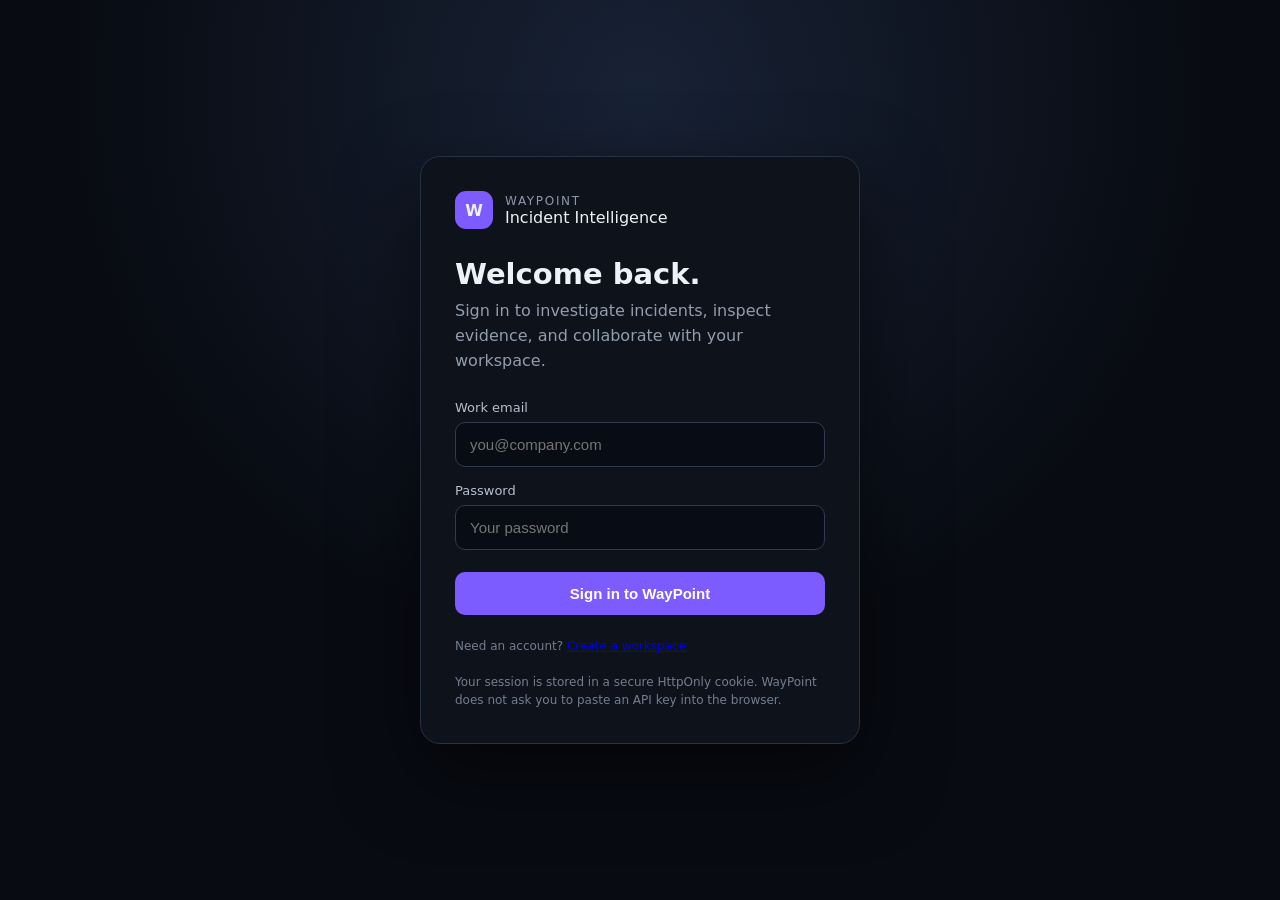
<file: static/login.html>
<!doctype html><html lang="en"><head><meta charset="utf-8"><meta name="viewport" content="width=device-width,initial-scale=1"><title>Sign in · WayPoint</title><style>:root{font-family:Inter,system-ui,-apple-system,BlinkMacSystemFont,"Segoe UI",sans-serif;background:#080b12;color:#eef2f7}*{box-sizing:border-box}body{margin:0;min-height:100vh;display:grid;place-items:center;background:radial-gradient(circle at 50% 10%,#182235 0,#080b12 55%)}.card{width:min(440px,calc(100% - 32px));padding:34px;border:1px solid #263143;border-radius:20px;background:#0d121b;box-shadow:0 30px 80px #0008}.mark{display:flex;align-items:center;gap:12px;margin-bottom:28px}.logo{width:38px;height:38px;border-radius:11px;background:#7c5cff;display:grid;place-items:center;font-weight:800}.eyebrow{font-size:12px;letter-spacing:.14em;text-transform:uppercase;color:#8d99aa}.title{font-size:29px;font-weight:750;margin:8px 0}.sub{color:#929dad;line-height:1.55;margin-bottom:26px}label{display:block;font-size:13px;color:#b7c0ce;margin:16px 0 7px}input{width:100%;padding:13px 14px;border-radius:10px;border:1px solid #303b4d;background:#080d15;color:#fff;font-size:15px;outline:none}input:focus{border-color:#7c5cff;box-shadow:0 0 0 3px #7c5cff22}button{width:100%;margin-top:22px;padding:13px;border:0;border-radius:10px;background:#7c5cff;color:#fff;font-size:15px;font-weight:700;cursor:pointer}button:disabled{opacity:.6;cursor:wait}.error{display:none;margin-top:16px;padding:11px 13px;border-radius:9px;background:#3a1820;color:#ffb8c0;font-size:13px}.help{margin-top:22px;color:#727e90;font-size:12px;line-height:1.5}</style></head><body><main class="card"><div class="mark"><div class="logo">W</div><div><div class="eyebrow">WayPoint</div><div>Incident Intelligence</div></div></div><div class="title" id="title">Welcome back.</div><div class="sub" id="sub">Sign in to investigate incidents, inspect evidence, and collaborate with your workspace.</div><form id="auth-form"><div id="workspace-field" style="display:none"><label for="workspace">Workspace name</label><input id="workspace" type="text" autocomplete="organization" placeholder="Acme Engineering"></div><label for="email">Work email</label><input id="email" type="email" autocomplete="email" required placeholder="you@company.com"><label for="password">Password</label><input id="password" type="password" autocomplete="current-password" required placeholder="Your password"><button id="submit" type="submit">Sign in to WayPoint</button><div class="error" id="error" role="alert"></div></form><div class="help" id="switch">Need an account? <a href="/register">Create a workspace</a><br><br>Your session is stored in a secure HttpOnly cookie. WayPoint does not ask you to paste an API key into the browser.</div></main><script>localStorage.removeItem('prism_api_key');const register=location.pathname==='/register';const form=document.getElementById('auth-form'),btn=document.getElementById('submit'),err=document.getElementById('error');if(register){document.title='Create workspace · WayPoint';document.getElementById('title').textContent='Create your workspace.';document.getElementById('sub').textContent='Set up a WayPoint workspace and become its owner. You can invite engineers and viewers after signing in.';document.getElementById('workspace-field').style.display='block';document.getElementById('workspace').required=true;document.getElementById('password').minLength=12;document.getElementById('password').autocomplete='new-password';btn.textContent='Create workspace';document.getElementById('switch').innerHTML='Already have an account? <a href="/login">Sign in</a><br><br>Your session is stored in a secure HttpOnly cookie. WayPoint does not ask you to paste an API key into the browser.';}form.addEventListener('submit',async e=>{e.preventDefault();btn.disabled=true;err.style.display='none';try{const path=register?'/auth/register':'/auth/login';const body=register?{workspace_name:document.getElementById('workspace').value,email:document.getElementById('email').value,password:document.getElementById('password').value}:{email:document.getElementById('email').value,password:document.getElementById('password').value};const r=await fetch(path,{method:'POST',headers:{'Content-Type':'application/json'},credentials:'same-origin',body:JSON.stringify(body)});const d=await r.json().catch(()=>({}));if(!r.ok)throw new Error(d.detail||'Authentication failed');location.replace('/')}catch(x){err.textContent=x.message;err.style.display='block';btn.disabled=false}});</script></body></html>
</file>
